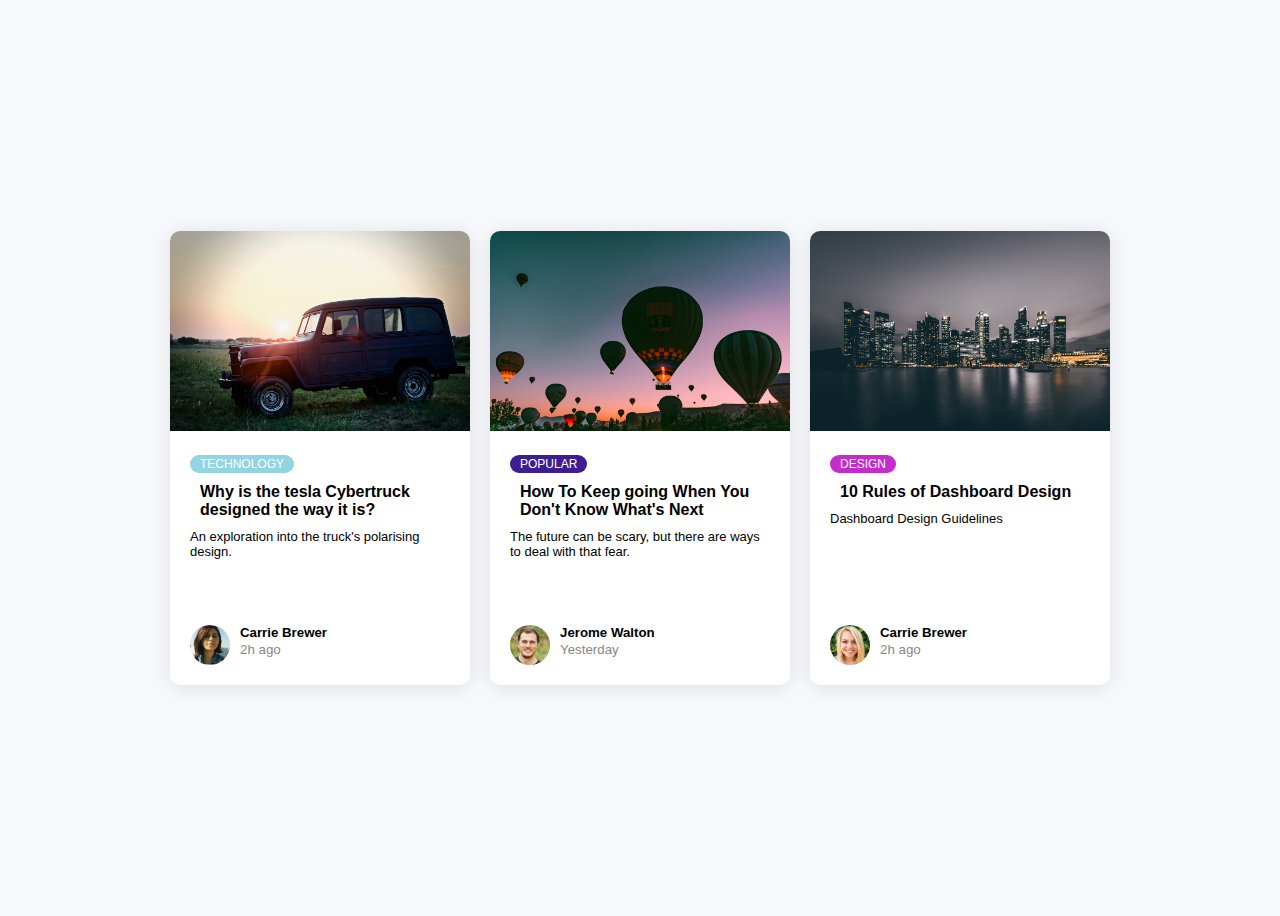
<file: blog_cards/index.html>
<!DOCTYPE html>
<html lang="en">
  <head>
    <meta charset="UTF-8" />
    <meta name="viewport" content="width=device-width, initial-scale=1.0" />
    <title>Blog Cards</title>
    <link rel="stylesheet" href="./style.css" />
  </head>
  <body>
    <div class="container">
      <div class="card">
        <div class="card-header">
          <img src="./images/rover.jpeg" alt="Picture of mars rover" />
        </div>
        <div class="card-body">
          <span class="tag tag-teal"> Technology </span>
          <h4>Why is the tesla Cybertruck designed the way it is?</h4>
          <p>An exploration into the truck's polarising design.</p>
          <div class="user">
            <img src="images/user-1.jpg" alt="" />
            <div class="user-info">
              <h5>Carrie Brewer</h5>
              <small>2h ago</small>
            </div>
          </div>
        </div>
      </div>

      <div class="card">
        <div class="card-header">
          <img
            src="./images/ballons.jpeg"
            alt="Picture of hot air baloons in the air"
          />
        </div>
        <div class="card-body">
          <span class="tag tag-purple"> Popular </span>
          <h4>How To Keep going When You Don't Know What's Next</h4>
          <p>
            The future can be scary, but there are ways to deal with that fear.
          </p>
          <div class="user">
            <img src="images/user-2.jpg" alt="" />
            <div class="user-info">
              <h5>Jerome Walton</h5>
              <small>Yesterday</small>
            </div>
          </div>
        </div>
      </div>

      <div class="card">
        <div class="card-header">
          <img src="./images/city.jpeg" alt="Picture of mars rover" />
        </div>
        <div class="card-body">
          <span class="tag tag-pink"> Design </span>
          <h4>10 Rules of Dashboard Design</h4>
          <p>Dashboard Design Guidelines</p>
          <div class="user">
            <img src="images/user-3.jpg" alt="" />
            <div class="user-info">
              <h5>Carrie Brewer</h5>
              <small>2h ago</small>
            </div>
          </div>
        </div>
      </div>
    </div>
  </body>
</html>
</file>
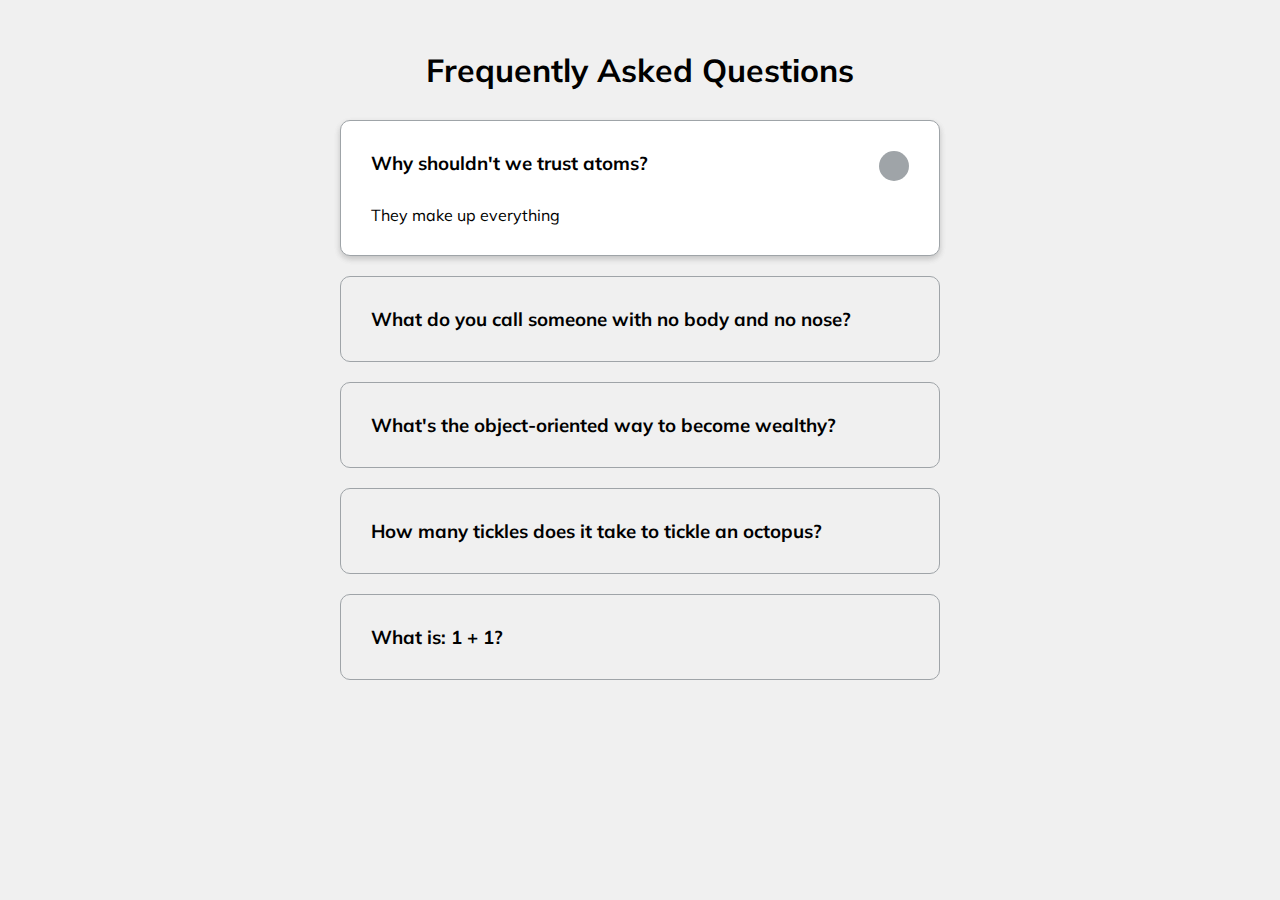
<file: collapse-boxes/index.html>
<!DOCTYPE html>
<html lang="en">
  <head>
    <meta charset="UTF-8" />
    <meta name="viewport" content="width=device-width, initial-scale=1.0" />
    <link
      rel="stylesheet"
      href="https://cdnjs.cloudflare.com/ajax/libs/font-awesome/5.14.0/css/all.min.css"
      integrity="sha512-1PKOgIY59xJ8Co8+NE6FZ+LOAZKjy+KY8iq0G4B3CyeY6wYHN3yt9PW0XpSriVlkMXe40PTKnXrLnZ9+fkDaog=="
      crossorigin="anonymous"
    />
    <link rel="stylesheet" href="style.css" />
    <title>FAQ</title>
  </head>
  <body>
    <h1>Frequently Asked Questions</h1>
    <div class="faq-container">
      <div class="faq active">
        <h3 class="faq-title">Why shouldn't we trust atoms?</h3>

        <p class="faq-text">They make up everything</p>

        <button class="faq-toggle">
          <i class="fas fa-chevron-down"></i>
          <i class="fas fa-times"></i>
        </button>
      </div>

      <div class="faq">
        <h3 class="faq-title">
          What do you call someone with no body and no nose?
        </h3>
        <p class="faq-text">Nobody knows.</p>
        <button class="faq-toggle">
          <i class="fas fa-chevron-down"></i>
          <i class="fas fa-times"></i>
        </button>
      </div>

      <div class="faq">
        <h3 class="faq-title">
          What's the object-oriented way to become wealthy?
        </h3>
        <p class="faq-text">Inheritance.</p>
        <button class="faq-toggle">
          <i class="fas fa-chevron-down"></i>
          <i class="fas fa-times"></i>
        </button>
      </div>

      <div class="faq">
        <h3 class="faq-title">
          How many tickles does it take to tickle an octopus?
        </h3>
        <p class="faq-text">Ten-tickles!</p>
        <button class="faq-toggle">
          <i class="fas fa-chevron-down"></i>
          <i class="fas fa-times"></i>
        </button>
      </div>

      <div class="faq">
        <h3 class="faq-title">What is: 1 + 1?</h3>
        <p class="faq-text">Depends on who are you asking.</p>
        <button class="faq-toggle">
          <i class="fas fa-chevron-down"></i>
          <i class="fas fa-times"></i>
        </button>
      </div>
    </div>
    <script src="script.js"></script>
  </body>
</html>
</file>
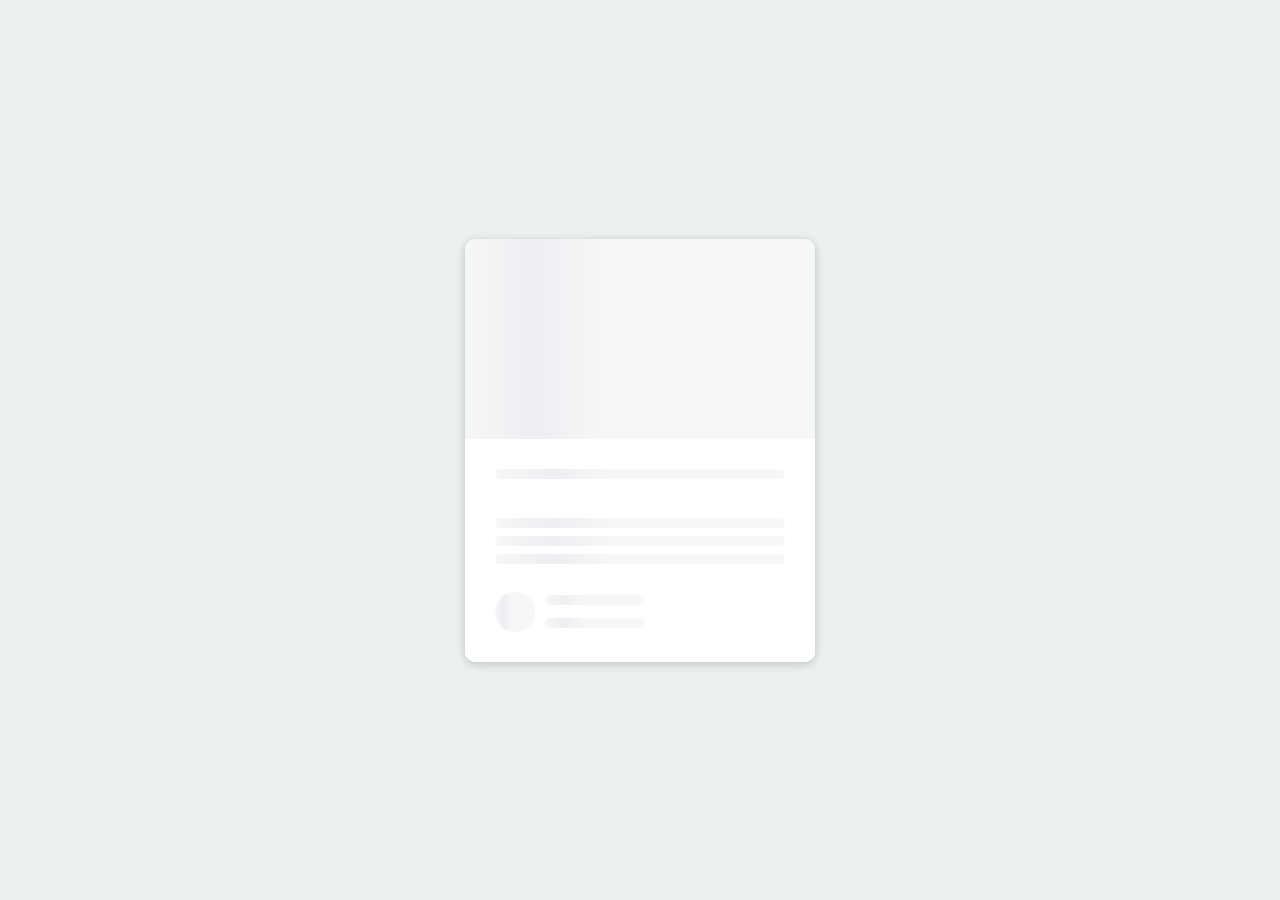
<file: content-placeholder/index.html>
<!DOCTYPE html>
<html lang="en">
  <head>
    <meta charset="UTF-8" />
    <meta http-equiv="X-UA-Compatible" content="IE=edge" />
    <meta name="viewport" content="width=device-width, initial-scale=1.0" />
    <link rel="stylesheet" href="style.css" />
    <title>Placeholder</title>
  </head>
  <body>
    <div class="card">
      <div class="card-header animated-bg" id="header">&nbsp;</div>

      <div class="card-content">
        <h3 class="card-title animated-bg animated-bg-text" id="title">
          &nbsp;
        </h3>

        <p class="card-excerpt" id="excerpt">
          &nbsp;
          <span class="animated-bg animated-bg-text">&nbsp;</span>
          <span class="animated-bg animated-bg-text">&nbsp;</span>
          <span class="animated-bg animated-bg-text">&nbsp;</span>
        </p>
        <div class="author">
          <div class="profile-img animated-bg" id="profile_img">&nbsp;</div>
          <div class="author-info">
            <strong class="animated-bg animated-bg-text" id="name">
              &nbsp;
            </strong>

            <small class="animated-bg animated-bg-text" id="date">&nbsp;</small>
          </div>
        </div>
      </div>
    </div>

    <script src="app.js"></script>
  </body>
</html>
</file>
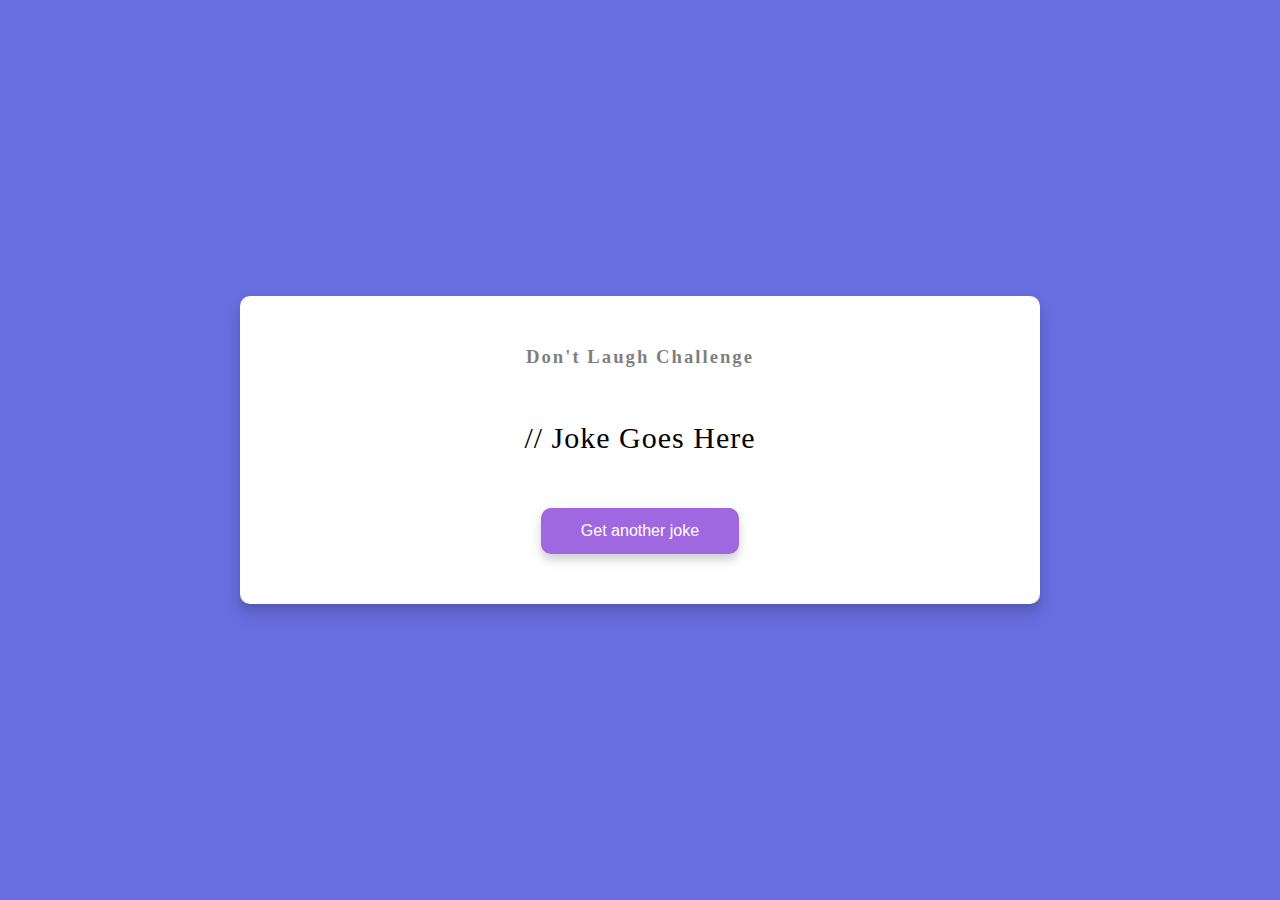
<file: dad-jokes/index.html>
<!DOCTYPE html>
<html lang="en">
  <head>
    <meta charset="UTF-8" />
    <meta http-equiv="X-UA-Compatible" content="IE=edge" />
    <meta name="viewport" content="width=device-width, initial-scale=1.0" />
    <link rel="stylesheet" href="style.css" />
    <title>Dad Jokes</title>
  </head>
  <body>
    <div class="container">
      <h3>Don't Laugh Challenge</h3>
      <div class="joke" id="joke">// Joke Goes Here</div>

      <button class="btn" id="jokeBtn">Get another joke</button>
    </div>

    <script src="script.js"></script>
  </body>
</html>
</file>
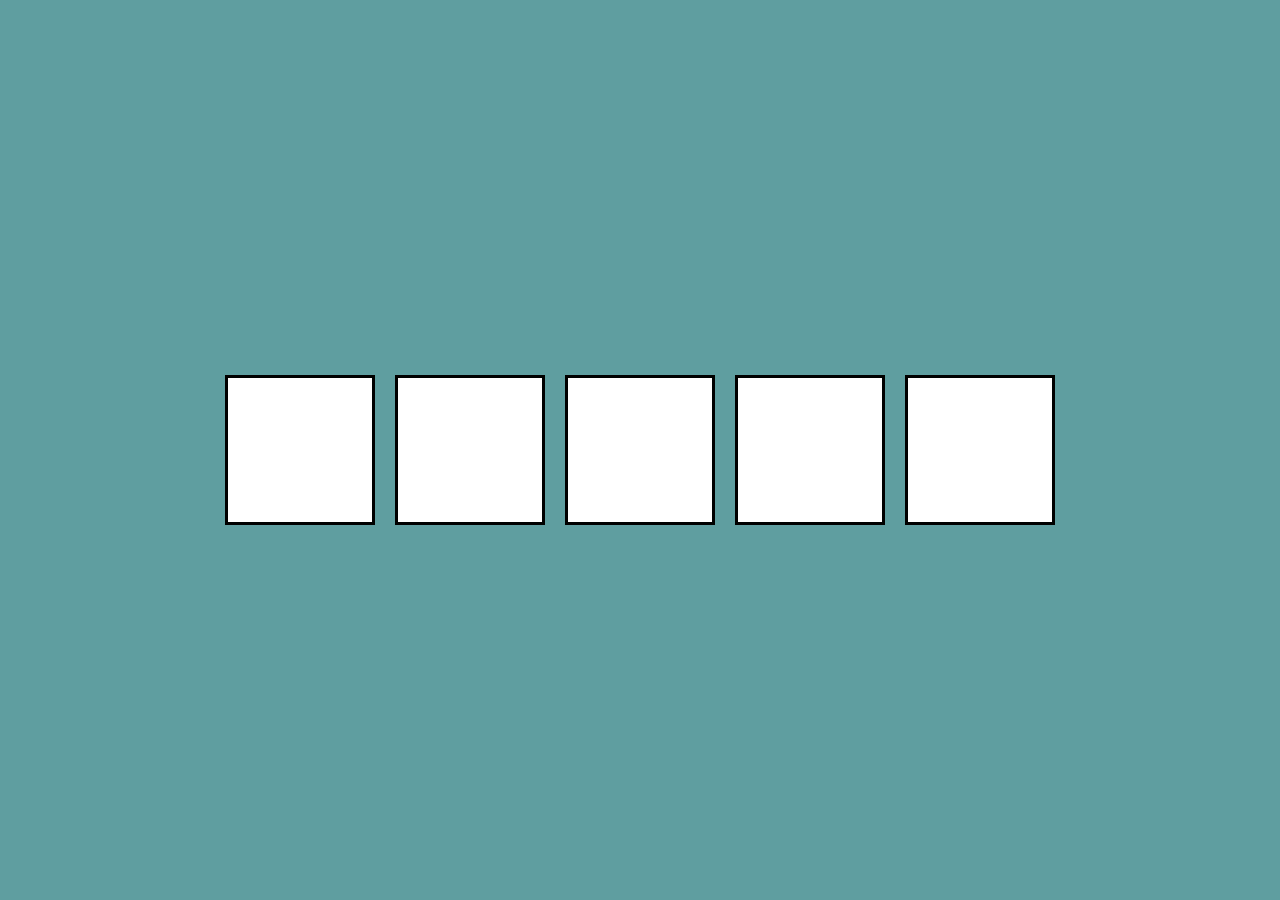
<file: drag-and-drop/index.html>
<!DOCTYPE html>
<html lang="en">
  <head>
    <meta charset="UTF-8" />
    <meta http-equiv="X-UA-Compatible" content="IE=edge" />
    <meta name="viewport" content="width=device-width, initial-scale=1.0" />
    <link rel="stylesheet" href="style.css" />
    <title>Drag And Drop</title>
  </head>
  <body>
    <div class="empty">
      <div class="fill" draggable="true"></div>
    </div>
    <div class="empty"></div>
    <div class="empty"></div>
    <div class="empty"></div>
    <div class="empty"></div>
    <script src="script.js"></script>
  </body>
</html>
</file>
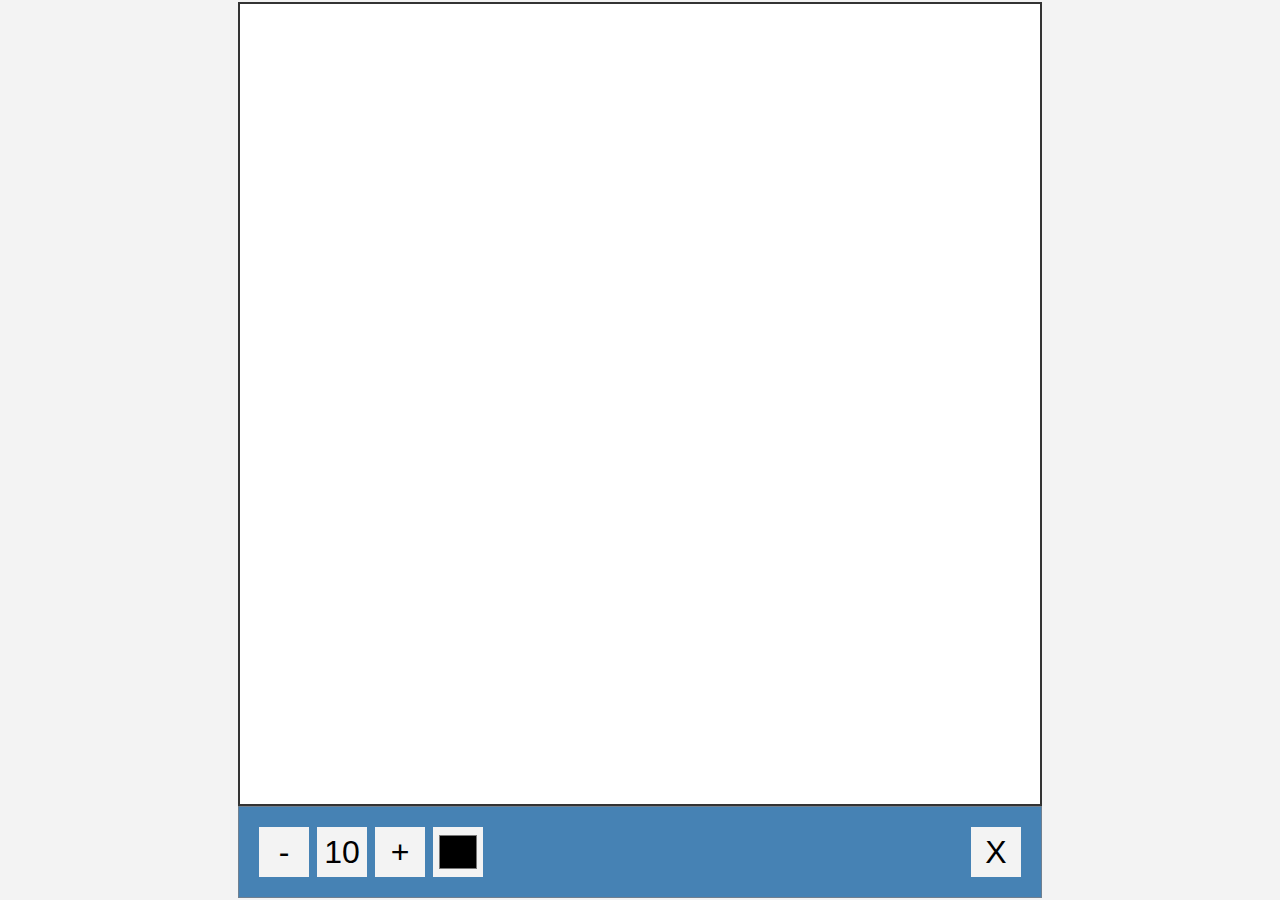
<file: drawing-app/index.html>
<!DOCTYPE html>
<html lang="en">
  <head>
    <meta charset="UTF-8" />
    <meta http-equiv="X-UA-Compatible" content="IE=edge" />
    <meta name="viewport" content="width=device-width, initial-scale=1.0" />
    <link rel="stylesheet" href="style.css" />
    <title>Drawing App</title>
  </head>
  <body>
    <canvas id="canvas" width="800" height="800"></canvas>
    <div class="toolbox">
      <button id="decrease">-</button>
      <span id="size">10</span>
      <button id="increase">+</button>
      <input type="color" id="color" />
      <button id="clear">X</button>
    </div>
    <script src="app.js"></script>
  </body>
</html>
</file>
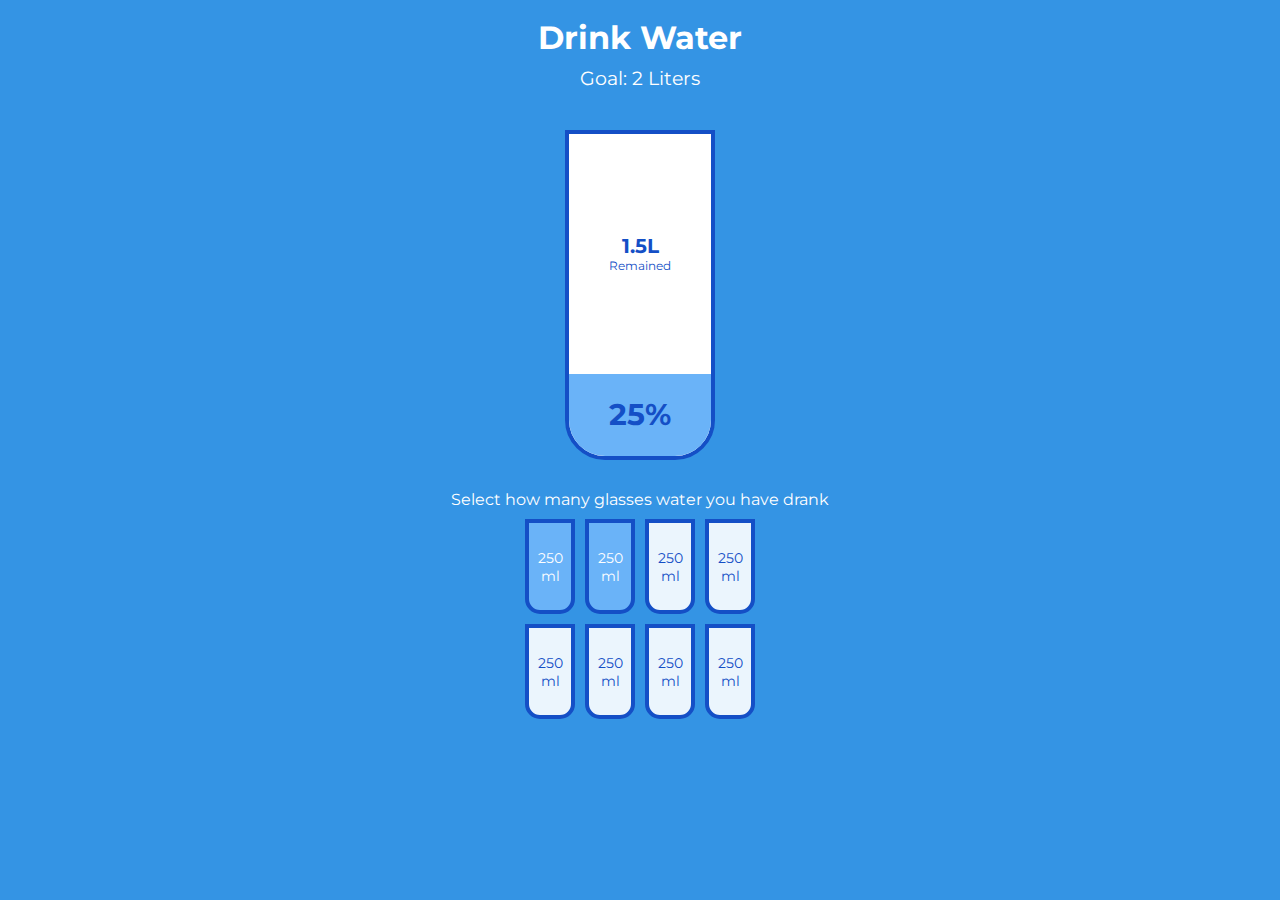
<file: drink_water/index.html>
<!DOCTYPE html>
<html lang="en">
  <head>
    <meta charset="UTF-8" />
    <meta http-equiv="X-UA-Compatible" content="IE=edge" />
    <meta name="viewport" content="width=device-width, initial-scale=1.0" />
    <title>Drink Water</title>
    <link rel="stylesheet" href="style.css" />
  </head>
  <body>
    <h1>Drink Water</h1>
    <h3>Goal: 2 Liters</h3>

    <div class="cup">
      <div id="remained" class="remained">
        <span id="liters"></span>
        <small>Remained</small>
      </div>

      <div class="percentage" id="percentage"></div>
    </div>

    <p class="text">Select how many glasses water you have drank</p>

    <div class="cups">
      <div class="cup cup-small full">250 ml</div>
      <div class="cup cup-small full">250 ml</div>
      <div class="cup cup-small">250 ml</div>
      <div class="cup cup-small">250 ml</div>
      <div class="cup cup-small">250 ml</div>
      <div class="cup cup-small">250 ml</div>
      <div class="cup cup-small">250 ml</div>
      <div class="cup cup-small">250 ml</div>
    </div>
    <script src="app.js"></script>
  </body>
</html>
</file>
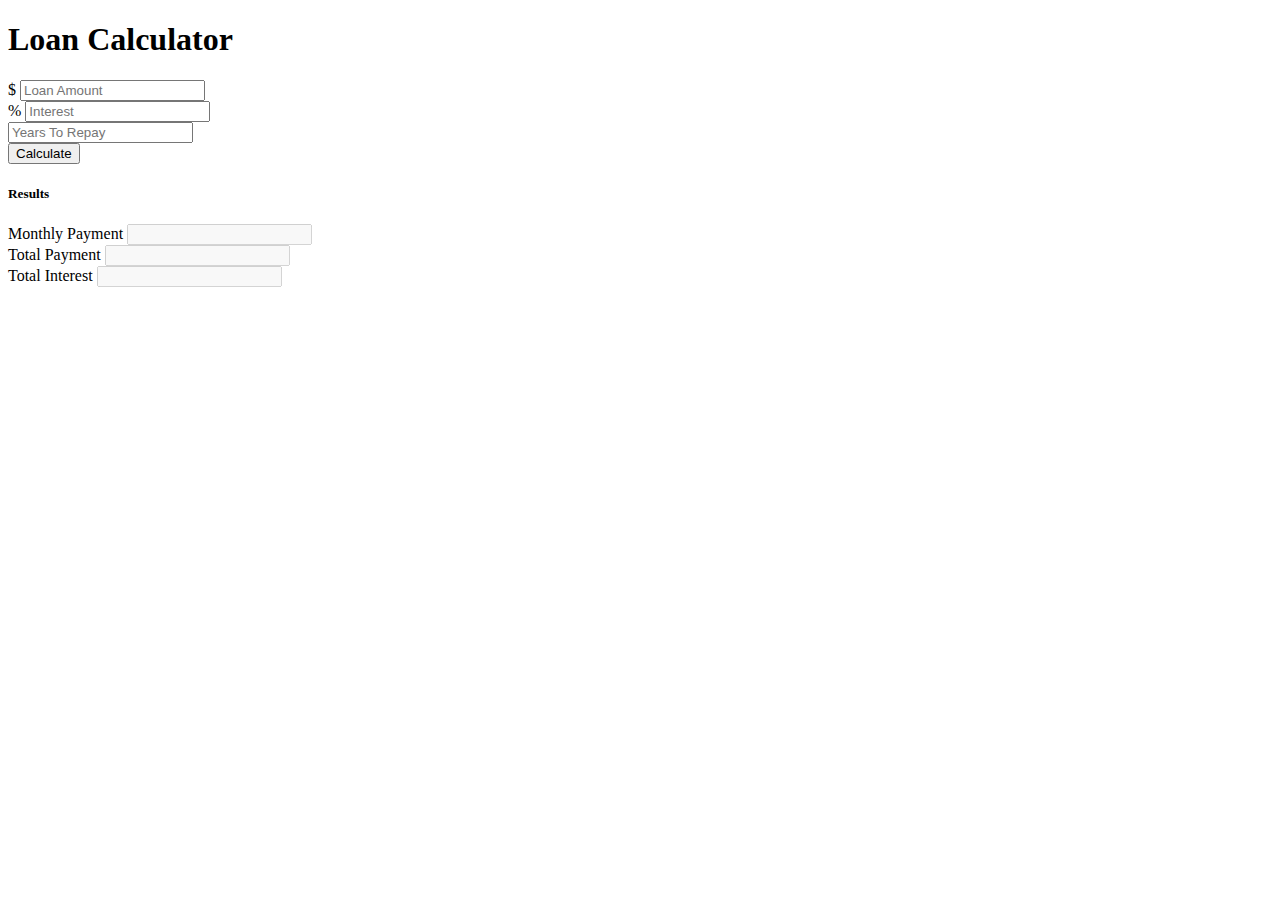
<file: loan-calculator/index.html>
<!DOCTYPE html>
<html lang="en">
  <head>
    <title>Hello, world!</title>
    <!-- Required meta tags -->
    <meta charset="utf-8" />
    <meta
      name="viewport"
      content="width=device-width, initial-scale=1, shrink-to-fit=no"
    />

    <!-- Bootstrap CSS -->
    <link
      rel="stylesheet"
      href="https://maxcdn.bootstrapcdn.com/bootstrap/4.0.0-beta.2/css/bootstrap.min.css"
      integrity="sha384-PsH8R72JQ3SOdhVi3uxftmaW6Vc51MKb0q5P2rRUpPvrszuE4W1povHYgTpBfshb"
      crossorigin="anonymous"
    />
  </head>
  <body class="bg-dark">
    <div class="container">
      <div class="row">
        <div class="col-md-6 mx-auto">
          <div class="card card-body text-center mt-5">
            <h1 class="heading display-5 pb-3">Loan Calculator</h1>
            <form id="loan-form">
              <div class="form-group">
                <div class="input-group">
                  <span class="input-group-addon">$</span>
                  <input
                    type="number"
                    class="form-control"
                    id="amount"
                    placeholder="Loan Amount"
                  />
                </div>
              </div>
              <div class="form-group">
                <div class="input-group">
                  <span class="input-group-addon">%</span>
                  <input
                    type="number"
                    class="form-control"
                    id="interest"
                    placeholder="Interest"
                  />
                </div>
              </div>
              <div class="form-group">
                <input
                  type="number"
                  class="form-control"
                  id="years"
                  placeholder="Years To Repay"
                />
              </div>
              <div class="forn-group">
                <input
                  type="submit"
                  value="Calculate"
                  class="btn btn-dark btn-block"
                />
              </div>
            </form>
            <!-- LOADER -->
            <!--
            <div id="loading">
              <img src="img/loading.gif" alt="">
            </div>
            -->
            <!-- RESULTS -->
            <div id="results" class="pt-4">
              <h5>Results</h5>
              <div class="form-group">
                <div class="input-group">
                  <span class="input-group-addon">Monthly Payment</span>
                  <input
                    type="number"
                    class="form-control"
                    id="monthly-payment"
                    disabled
                  />
                </div>
              </div>

              <div class="form-group">
                <div class="input-group">
                  <span class="input-group-addon">Total Payment</span>
                  <input
                    type="number"
                    class="form-control"
                    id="total-payment"
                    disabled
                  />
                </div>
              </div>

              <div class="form-group">
                <div class="input-group">
                  <span class="input-group-addon">Total Interest</span>
                  <input
                    type="number"
                    class="form-control"
                    id="total-interest"
                    disabled
                  />
                </div>
              </div>
            </div>
          </div>
        </div>
      </div>
    </div>

    <!-- Optional JavaScript -->
    <!-- jQuery first, then Popper.js, then Bootstrap JS -->
    <script
      src="https://code.jquery.com/jquery-3.2.1.slim.min.js"
      integrity="sha384-KJ3o2DKtIkvYIK3UENzmM7KCkRr/rE9/Qpg6aAZGJwFDMVNA/GpGFF93hXpG5KkN"
      crossorigin="anonymous"
    ></script>
    <script
      src="https://cdnjs.cloudflare.com/ajax/libs/popper.js/1.12.3/umd/popper.min.js"
      integrity="sha384-vFJXuSJphROIrBnz7yo7oB41mKfc8JzQZiCq4NCceLEaO4IHwicKwpJf9c9IpFgh"
      crossorigin="anonymous"
    ></script>
    <script
      src="https://maxcdn.bootstrapcdn.com/bootstrap/4.0.0-beta.2/js/bootstrap.min.js"
      integrity="sha384-alpBpkh1PFOepccYVYDB4do5UnbKysX5WZXm3XxPqe5iKTfUKjNkCk9SaVuEZflJ"
      crossorigin="anonymous"
    ></script>
    <script src="script.js"></script>
  </body>
</html>
</file>
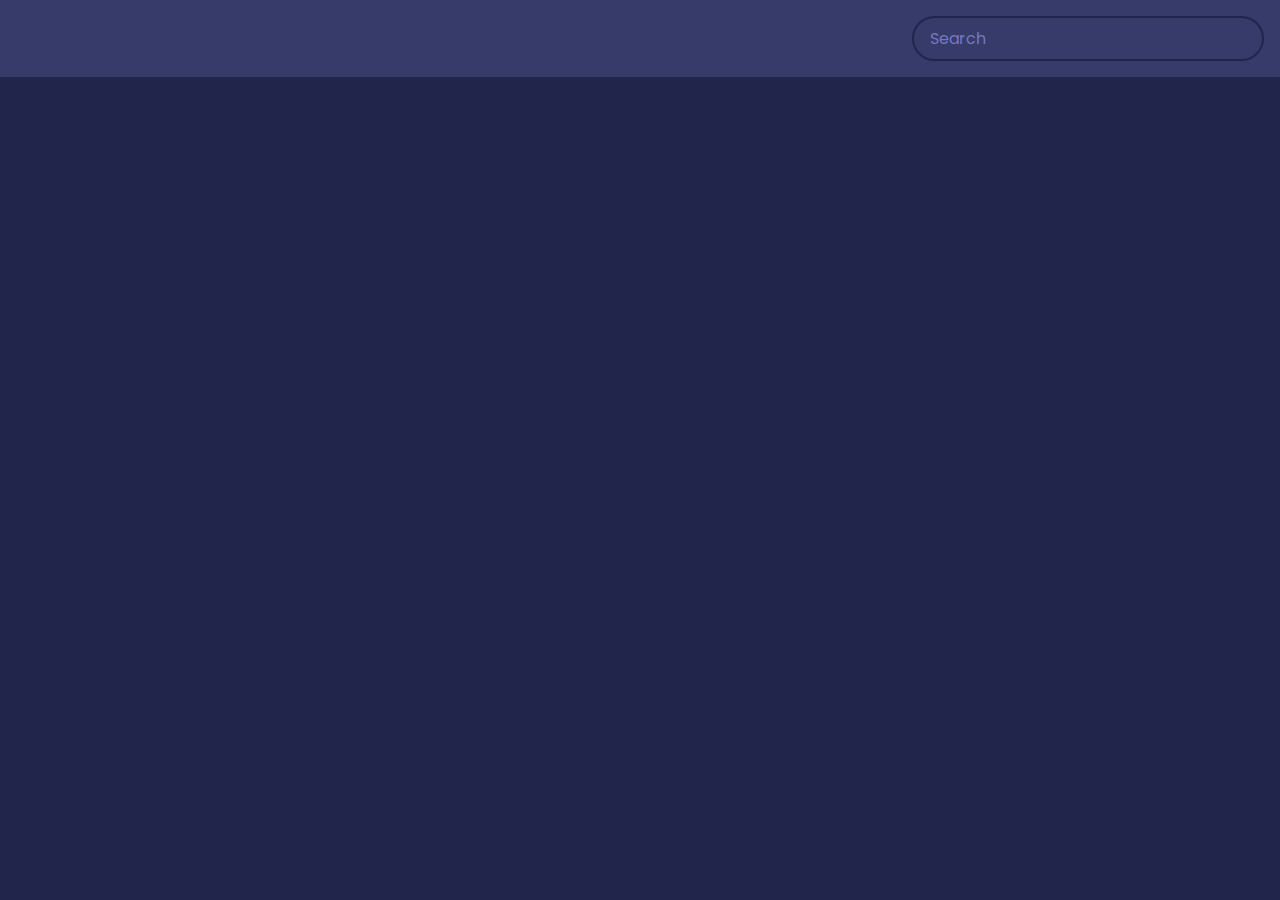
<file: movie-app/index.html>
<!DOCTYPE html>
<html lang="en">
  <head>
    <meta charset="UTF-8" />
    <meta name="viewport" content="width=device-width, initial-scale=1.0" />
    <link rel="stylesheet" href="style.css" />
    <title>Movie App</title>
  </head>
  <body>
    <header>
      <form id="form">
        <input type="text" id="search" class="search" placeholder="Search" />
      </form>
    </header>

    <main id="main"></main>

    <script src="app.js"></script>
  </body>
</html>
</file>
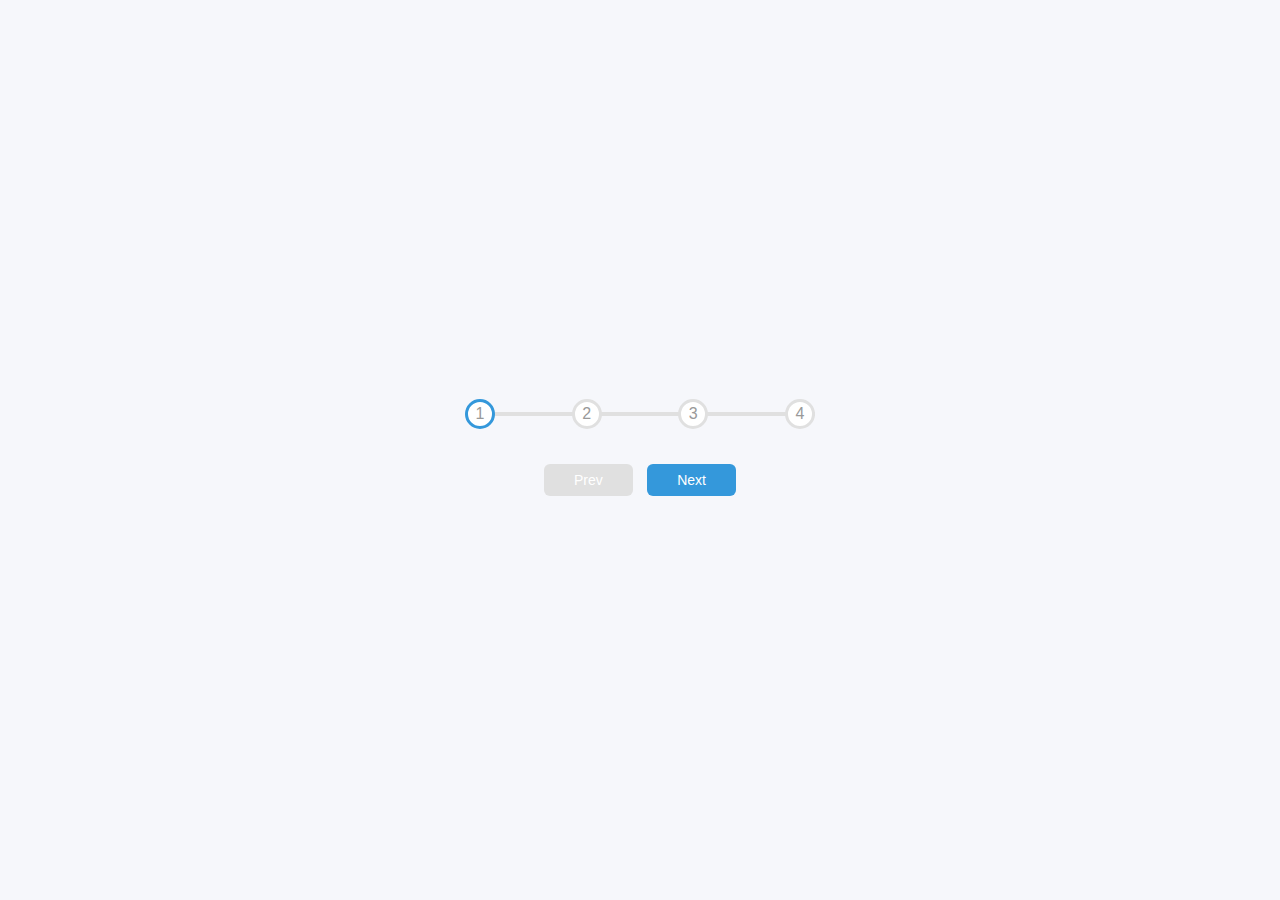
<file: progress-steps/index.html>
<!DOCTYPE html>
<html lang="en">
  <head>
    <meta charset="UTF-8" />
    <meta http-equiv="X-UA-Compatible" content="IE=edge" />
    <meta name="viewport" content="width=device-width, initial-scale=1.0" />
    <title>Progress Stes</title>
    <link rel="stylesheet" href="style.css" />
  </head>
  <body>
    <div class="container">
      <div class="progress-container">
        <div class="progress" id="progress"></div>
        <div class="circle active">1</div>
        <div class="circle">2</div>
        <div class="circle">3</div>
        <div class="circle">4</div>
      </div>
      <button class="btn" id="prev" disabled>Prev</button>
      <button class="btn" id="next">Next</button>

      <script src="script.js"></script>
    </div>
  </body>
</html>
</file>
<file: blog_cards/style.css>
@import url("https://fonts.googleapis.com/css2?family=Lato&display=swap");

* {
  box-sizing: border-box;
}

body {
  background-color: #f7f8fc;
  font-family: "Open Sans", sans-serif;
  display: flex;
  align-items: center;
  justify-content: center;
  height: 100vh;
  margin: none;
}

.container {
  display: grid;
  grid-template-columns: 1fr 1fr 1fr;
  width: 940px;
  gap: 20px;
  margin: auto;
}

.card {
  background-color: #fff;
  border-radius: 10px;
  box-shadow: 0 2px 20px rgba(0, 0, 0, 0.1);
  overflow: hidden;
  width: 300px;
}

.card-header img {
  width: 100%;
  height: 200px;
  object-fit: cover;
}

.card-body {
  display: flex;
  flex-direction: column;
  align-items: start;
  padding: 20px;
  min-height: 250px;
}

.tag {
  background: #777;
  border-radius: 50px;
  font-size: 12px;
  margin: 0;
  color: #fff;
  padding: 2px 10px;
  text-transform: uppercase;
}

.tag-teal {
  background-color: #92d4e4;
}

.tag-purple {
  background-color: #3d1d94;
}
.tag-pink {
  background-color: #c62bcb;
}

.card-body h4 {
  margin: 10px 10px;
}

.card-body p {
  font-size: 13px;
  margin: 0 0 40px;
}

.user {
  display: flex;
  margin-top: auto;
}

.user img {
  width: 40px;
  height: 40px;
  border-radius: 50%;
  margin-right: 10px;
}

.user-info h5 {
  margin: 0;
}

.user-info small {
  color: #888785;
}

@media (max-width: 940px) {
  .container {
    grid-template-columns: 1fr;
    justify-items: center;
  }
}
</file>
<file: collapse-boxes/style.css>
@import url(https://fonts.googleapis.com/css?family=Muli&display=swap);

* {
  box-sizing: border-box;
}
body {
  font-family: "Muli", sans-serif;
  background-color: #f0f0f0;
}

h1 {
  margin: 50px 0 30px;
  text-align: center;
}

.faq-container {
  max-width: 600px;
  margin: 0 auto;
}

.faq {
  background-color: transparent;
  border: 1px solid #9fa4a8;
  border-radius: 10px;
  margin: 20px 0;
  padding: 30px;
  position: relative;
  overflow: hidden;
  transition: 0.3s ease;
}

.faq.active {
  background-color: white;
  box-shadow: 0 3px 6px rgba(0, 0, 0, 0.1), 0 3px 6px rgba(0, 0, 0, 0.1);
}

.faq.active::before,
.faq.active::after {
  content: "\f075";
  font-family: "Font Awesome 5 Free";
  color: #2ecc71;
  font-size: 7rem;
  position: absolute;
  opacity: 0.2;
  top: 20px;
  left: 20px;
  z-index: 0;
}

.faq.active::before {
  color: #3498db;
  top: -10px;
  left: -30px;
  transform: rotateY(180deg);
}

.faq-title {
  margin: 0 35px 0 0;
}

.faq-text {
  display: none;
  margin: 30px 0 0;
}

.faq.active .faq-text {
  display: block;
}

.faq-toggle {
  background-color: transparent;
  border: 0;
  border-radius: 50%;
  cursor: pointer;
  display: flex;
  align-items: center;
  justify-content: center;
  font-size: 16px;
  padding: 0;
  position: absolute;
  top: 30px;
  right: 30px;
  height: 30px;
  width: 30px;
}

.faq-toggle .fa-times {
  display: none;
}

.faq-toggle:focus {
  outline: 0;
}

.faq.active .faq-toggle .fa-times {
  display: block;
  color: white;
}

.faq.active .faq-toggle .fa-chevron-down {
  display: none;
}

.faq.active .faq-toggle {
  background-color: #9fa4a8;
}
</file>
<file: content-placeholder/style.css>
* {
  box-sizing: border-box;
}

body {
  background-color: #ecf0f1;
  font-family: sans-serif;
  display: flex;
  align-items: center;
  justify-content: center;
  height: 100vh;
  overflow: hidden;
  margin: 0;
}

img {
  max-width: 100%;
}

.card {
  box-shadow: 0 2px 10px rgba(0, 0, 0, 0.2);
  border-radius: 10px;
  overflow: hidden;
  width: 350px;
}

.card-header {
  height: 200px;
}

.card-header img {
  object-fit: cover;
  height: 100%;
  width: 100%;
}

.card-content {
  background-color: #fff;
  padding: 30px;
}

.card-title {
  height: 20px;
  margin: 0;
}

.card-excerpt {
  color: #777;
  margin: 10px 0 20px;
}

.author {
  display: flex;
}

.profile-img {
  border-radius: 50%;
  overflow: hidden;
  height: 40px;
  width: 40px;
}

.author-info {
  display: flex;
  flex-direction: column;
  justify-content: space-around;
  margin-left: 10px;
  width: 100px;
}

.author-info small {
  color: #aaa;
  margin-top: 5px;
}

.animated-bg {
  background-image: linear-gradient(
    to right,
    #f6f7f8 0%,
    #edeef1 10%,
    #f6f7f8 20%,
    #f6f7f8 100%
  );
  background-size: 200% 100%;
  animation: bgPos 1s linear infinite;
}

.animated-bg-text {
  border-radius: 50px;
  display: inline-block;
  margin: 0;
  height: 10px;
  width: 100%;
}

@keyframes bgPos {
  0% {
    background-position: 50% 0;
  }

  100% {
    background-position: -150% 0;
  }
}
</file>
<file: dad-jokes/style.css>
* {
  box-sizing: border-box;
}

body {
  background-color: #686de0;
  display: flex;
  flex-direction: column;
  justify-content: center;
  align-items: center;
  height: 100vh;
  overflow: hidden;
  margin: 0;
  padding: 20px;
}

.container {
  background-color: #fff;
  border-radius: 10px;
  box-shadow: 0 10px 20px rgba(0, 0, 0, 0.1), 0 6px 6px rgba(0, 0, 0, 0.1);
  padding: 50px 20px;
  text-align: center;
  max-width: 100%;
  width: 800px;
}

h3 {
  margin: 0;
  opacity: 0.5;
  letter-spacing: 2px;
}

.joke {
  font-size: 30px;
  letter-spacing: 1px;
  line-height: 40px;
  margin: 50px auto;
  max-width: 600px;
}

.btn {
  background-color: #9f68e0;
  border: 0;
  border-radius: 10px;
  color: white;
  box-shadow: 0 5px 15px rgba(0, 0, 0, 0.1), 0 6px 6px rgba(0, 0, 0, 0.1);
  padding: 14px 40px;
  font-size: 16px;
  cursor: pointer;
}

.btn:active {
  transform: scale(0.98);
}

btn:focus {
  outline: 0;
}
</file>
<file: drag-and-drop/style.css>
* {
  box-sizing: border-box;
}

body {
  display: flex;
  align-items: center;
  justify-content: center;
  height: 100vh;
  overflow: hidden;
  margin: 0;
  background-color: cadetblue;
}

.empty {
  height: 150px;
  width: 150px;
  margin: 10px;
  border: solid 3px black;
  background: white;
}

.hold {
  border: solid 5px #ccc;
}

.hovered {
  background-color: #333;
  border-color: white;
  border-style: dashed;
}

.fill {
  background-image: url("https://source.unsplash.com/random/150x150");
  height: 145px;
  width: 145px;
  cursor: pointer;
}

@media (max-width: 800px) {
  body {
    flex-direction: column;
  }
}
</file>
<file: drawing-app/style.css>
* {
  box-sizing: border-box;
}

body {
  background-color: #f3f3f3;
  font-family: "Roboto", sans-serif;
  display: flex;
  flex-direction: column;
  align-items: center;
  justify-content: center;
  height: 100vh;
  overflow: hidden;
  margin: 0;
}

canvas {
  border: 2px solid #333;
  background-color: white;
}

.toolbox {
  background-color: steelblue;
  border: 1px solid slategray;
  display: flex;
  width: 804px;
  padding: 1rem;
}

.toolbox > * {
  background-color: #f3f3f3;
  border: none;
  display: inline-flex;
  align-items: center;
  justify-content: center;
  font-size: 2rem;
  height: 50px;
  width: 50px;
  margin: 0.25rem;
  padding: 0.25rem;
  cursor: pointer;
}

.toolbox > *:last-child {
  margin-left: auto;
}
</file>
<file: drink_water/style.css>
@import url("https://fonts.googleapis.com/css?family=Montserrat:400,600&display=swap");

:root {
  --border-color: #144fc6;
  --fill-color: #6ab3f8;
}

* {
  box-sizing: border-box;
}

body {
  background: #3494e4;
  color: #fff;
  font-family: "Montserrat", sans-serif;
  display: flex;
  flex-direction: column;
  align-items: center;
  margin-bottom: 40px;
}

h1 {
  margin: 10px 0 0;
}

h3 {
  font-weight: 400;
  margin: 10px 0;
}

.cup {
  background-color: #fff;
  border: 4px solid var(--border-color);
  color: var(--border-color);
  border-radius: 0 0 40px 40px;
  height: 330px;
  width: 150px;
  margin: 30px 0;
  display: flex;
  flex-direction: column;
  overflow: hidden;
}

.cup.cup-small {
  width: 50px;
  height: 95px;
  border-radius: 0 0 15px 15px;
  background-color: rgba(255, 255, 255, 0.9);
  cursor: pointer;
  font-size: 14px;
  align-items: center;
  justify-content: center;
  text-align: center;
  margin: 5px;
  transition: 0.3s ease;
}

.cups {
  display: flex;
  flex-wrap: wrap;
  width: 280px;
  align-items: center;
  justify-content: center;
}

.cup.cup-small.full {
  background-color: var(--fill-color);
  color: #fff;
}

.remained {
  display: flex;
  flex-direction: column;
  align-items: center;
  justify-content: center;
  text-align: center;
  flex: 1;
  transition: 0.3s ease;
}

.remained span {
  font-size: 20px;
  font-weight: bold;
}

.remained small {
  font-size: 12px;
}

.percentage {
  background-color: var(--fill-color);
  display: flex;
  align-items: center;
  justify-content: center;
  font-weight: bold;
  height: 0;
  transition: 0.3s ease;
  font-size: 30px;
}

.text {
  text-align: center;
  margin: 0 0 5px;
}
</file>
<file: movie-app/style.css>
@import url("https://fonts.googleapis.com/css2?family=Poppins:wght@200;400&display=swap");

:root {
  --primary-color: #22254b;
  --secondary-color: #373b69;
}

* {
  box-sizing: border-box;
}

body {
  background-color: var(--primary-color);
  font-family: "Poppins", sans-serif;
  margin: 0;
}

header {
  padding: 1rem;
  display: flex;
  justify-content: flex-end;
  background-color: var(--secondary-color);
}

.search {
  background-color: transparent;
  border: 2px solid var(--primary-color);
  border-radius: 50px;
  font-family: inherit;
  font-size: 1rem;
  padding: 0.5rem 1rem;
  color: #fff;
}

.search::placeholder {
  color: #7378c5;
}

.search:focus {
  outline: none;
  background-color: var(--primary-color);
}

main {
  display: flex;
  flex-wrap: wrap;
  justify-content: center;
}

.movie {
  width: 300px;
  margin: 1rem;
  background-color: var(--secondary-color);
  box-shadow: 0 4px 5px rgba(0, 0, 0, 0.2);
  position: relative;
  overflow: hidden;
  border-radius: 3px;
}

.movie img {
  width: 100%;
}

.movie-info {
  color: #eee;
  display: flex;
  align-items: center;
  justify-content: space-between;
  gap: 0.2rem;
  padding: 0.5rem 1rem 1rem;
  letter-spacing: 0.5px;
}

.movie-info h3 {
  margin-top: 0;
}

.movie-info span {
  background-color: var(--primary-color);
  padding: 0.25rem 0.5rem;
  border-radius: 3px;
  font-weight: bold;
}

.movie-info span.green {
  color: lightgreen;
}

.movie-info span.orange {
  color: orange;
}

.movie-info span.red {
  color: red;
}

.overview {
  background-color: #fff;
  padding: 2rem;
  position: absolute;
  left: 0;
  bottom: 0;
  right: 0;
  max-height: 100%;
  transform: translateY(101%);
  overflow-y: auto;
  transition: transform 0.3s ease-in;
}

.movie:hover .overview {
  transform: translateY(0);
}
</file>
<file: progress-steps/style.css>
@import url("https://fonts.googlea[is.com/css?family=Muli&display=swap");

* {
  box-sizing: border-box;
}

body {
  background-color: #f6f7fb;
  font-family: "Muli", sans-serif;
  display: flex;
  flex-direction: column;
  align-items: center;
  justify-content: center;
  height: 100vh;
  overflow: hidden;
  margin: 0;
}

.container {
  text-align: center;
}

.progress-container {
  display: flex;
  justify-content: space-between;
  position: relative;
  margin-bottom: 30px;
  max-width: 100%;
  width: 350px;
}
.progress-container::before {
  content: "";
  background-color: #e0e0e0;
  position: absolute;
  top: 50%;
  left: 0;
  transform: translateY(-50%);
  z-index: -1;
  height: 4px;
  width: 100%;
}

.progress {
  background-color: #3498db;
  position: absolute;
  top: 50%;
  left: 0;
  transform: translateY(-50%);
  z-index: -1;
  transition: 0.4s ease;
  height: 4px;
  width: 0%;
}

.circle {
  background-color: white;
  color: #999;
  border-radius: 50%;
  height: 30px;
  width: 30px;
  display: flex;
  align-items: center;
  justify-content: center;
  border: 3px solid #e0e0e0;
  transition: 0.4s ease;
}

.circle.active {
  border-color: #3498db;
}

.btn {
  background-color: #3498db;
  color: white;
  border: 0;
  border-radius: 6px;
  cursor: pointer;
  font-family: inherit;
  padding: 8px 30px;
  margin: 5px;
  font-size: 14px;
}

.btn:active {
  transform: scale(0.98);
}

.btn:focus {
  outline: 0;
}

.btn:disabled {
  background-color: #e0e0e0;
  cursor: not-allowed;
}
</file>
